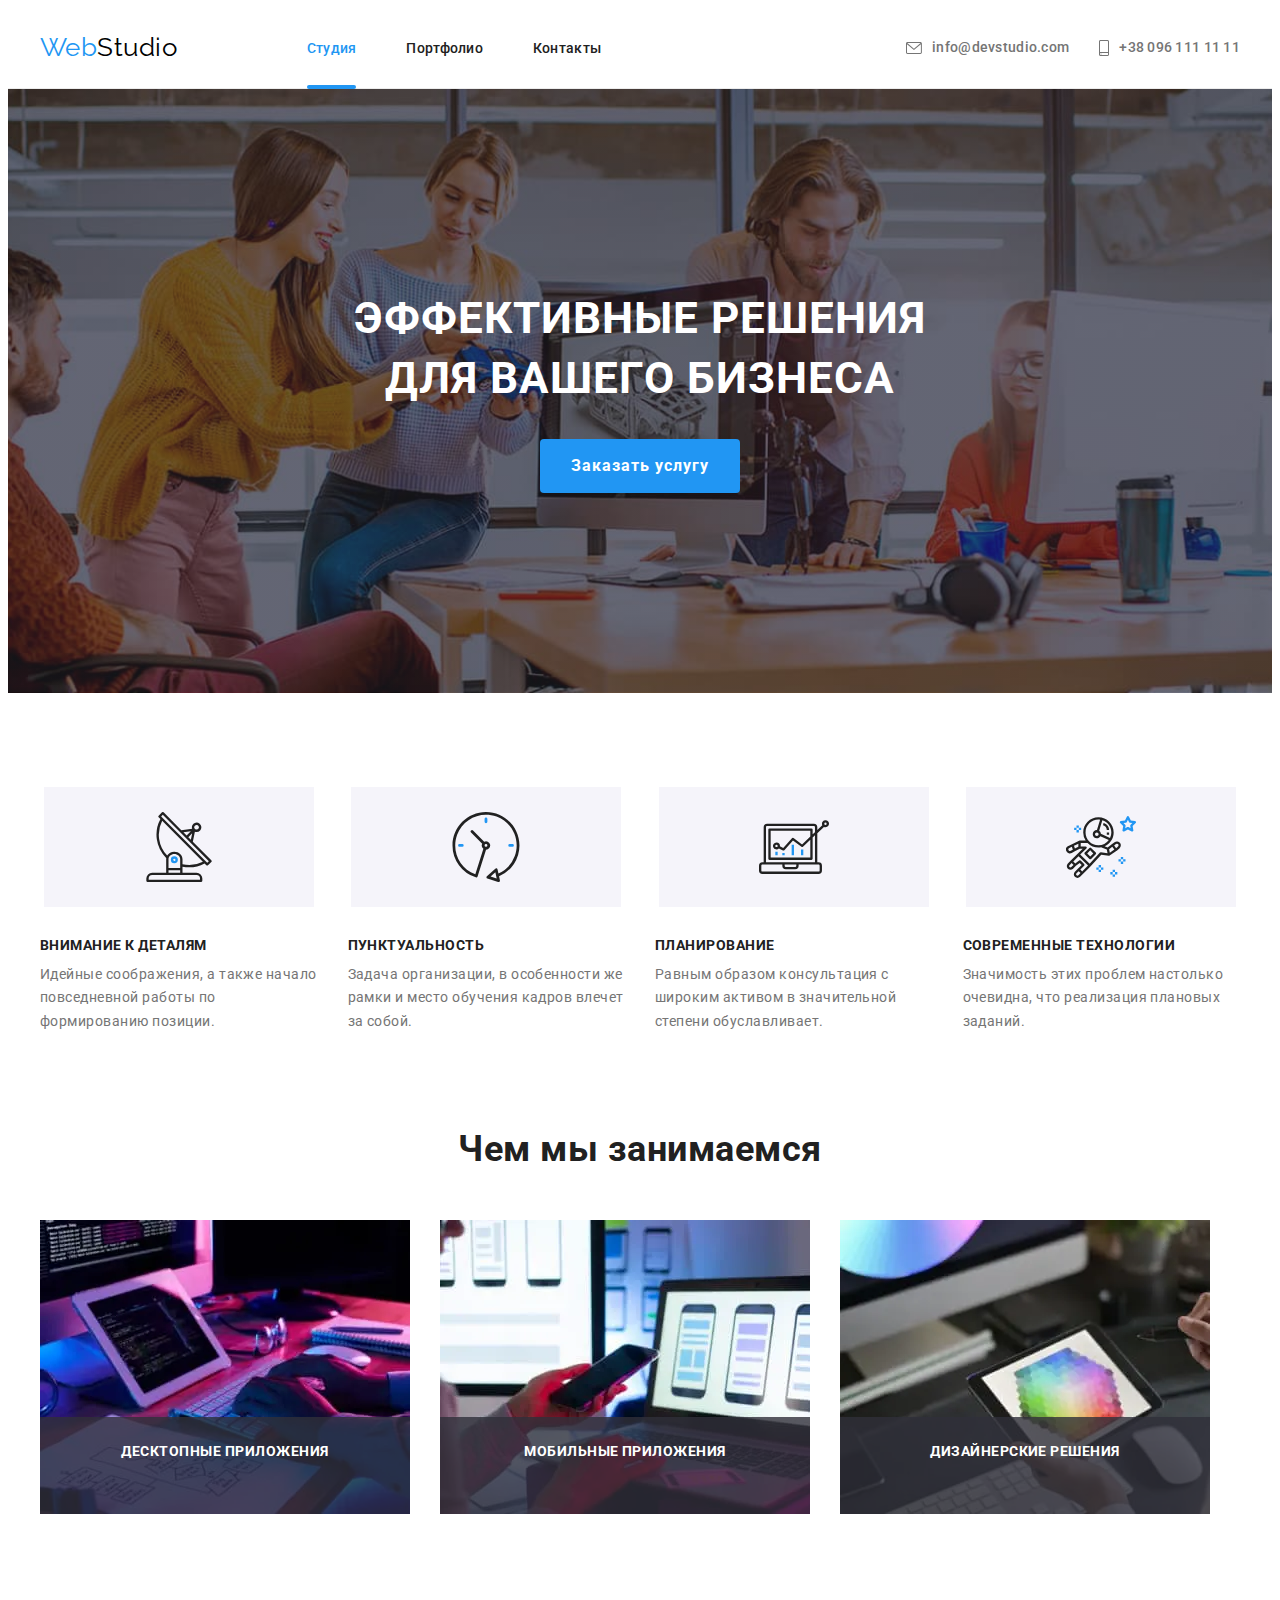
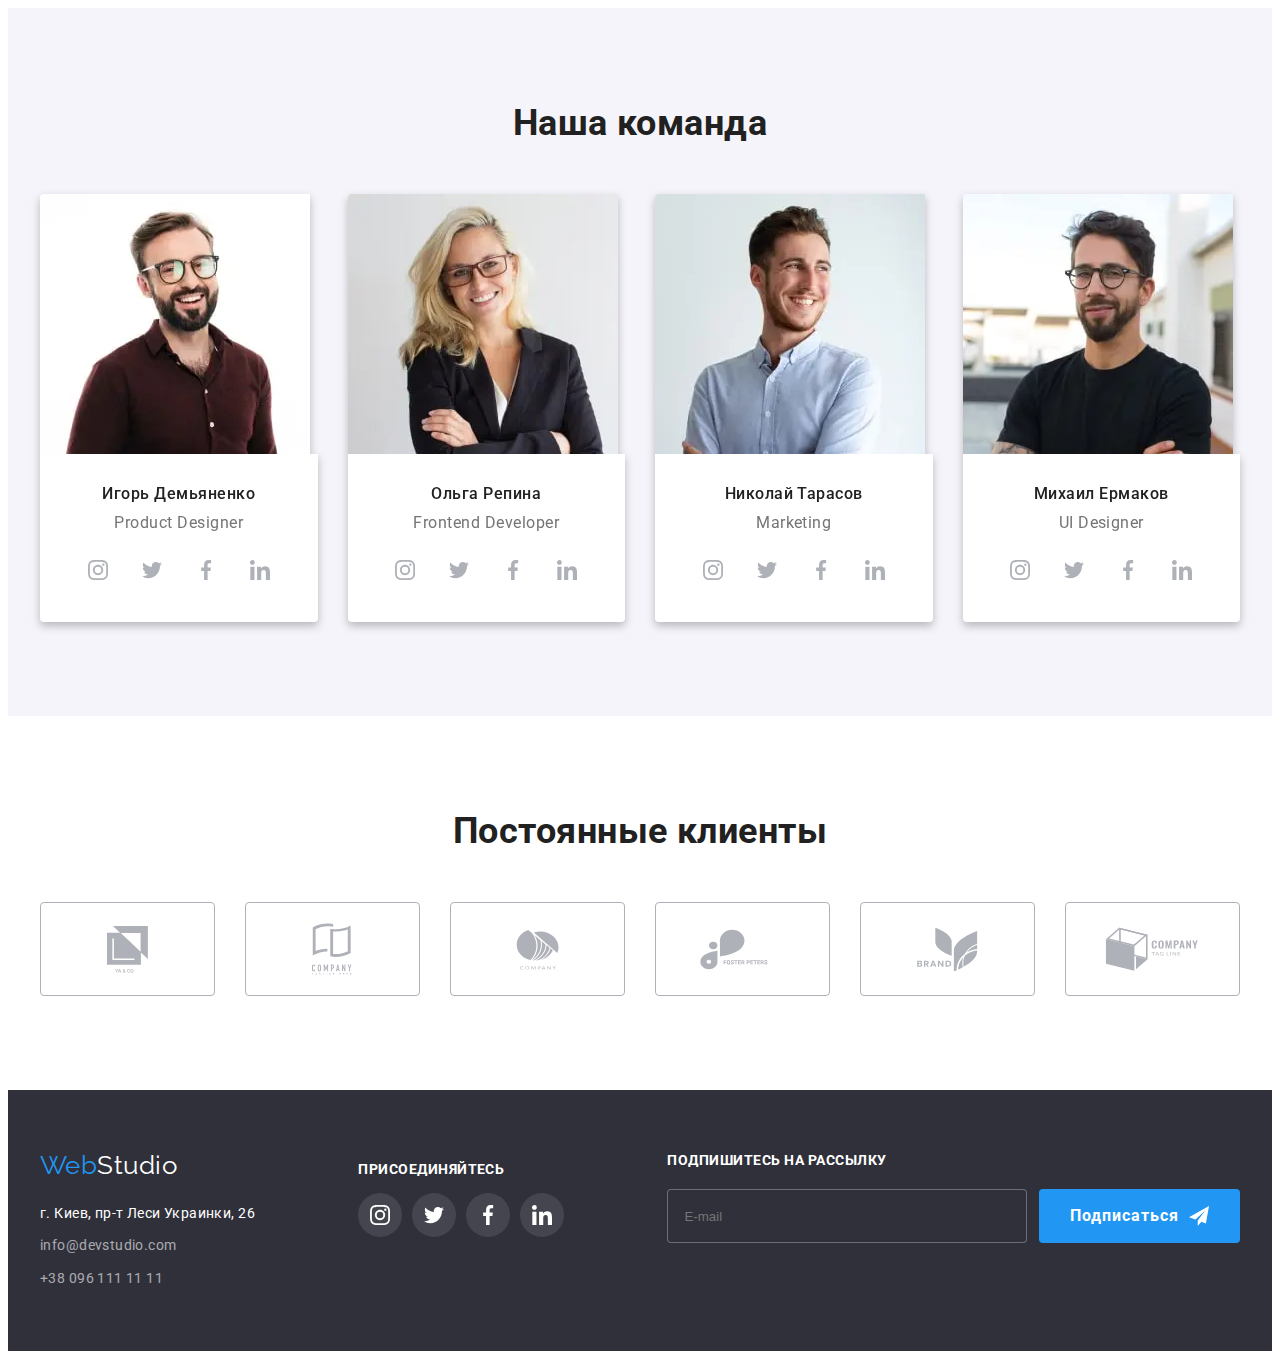
<file: index.html>
<!DOCTYPE html>
<html lang="ru">
  <head>
    <meta charset="UTF-8" />
    <meta http-equiv="X-UA-Compatible" content="IE=edge" />
    <meta name="viewport" content="width=device-width, initial-scale=1.0" />
    <title>WebStudio</title>
    <link
      rel="stylesheet"
      href="https://cdnjs.cloudflare.com/ajax/libs/modern-normalize/1.1.0/modern-normalize.min.css"
      integrity="sha512-wpPYUAdjBVSE4KJnH1VR1HeZfpl1ub8YT/NKx4PuQ5NmX2tKuGu6U/JRp5y+Y8XG2tV+wKQpNHVUX03MfMFn9Q=="
      crossorigin="anonymous"
      referrerpolicy="no-referrer"
    />
    <link rel="preconnect" href="https://fonts.googleapis.com" />
    <link rel="preconnect" href="https://fonts.gstatic.com" crossorigin />
    <link
      href="https://fonts.googleapis.com/css2?family=Raleway:wght@700&family=Roboto:wght@400;500;700;900&display=swap"
      rel="stylesheet"
    />
    <link rel="stylesheet" href="./css/main.min.css" />
  </head>
  <body>
    <header class="top-page">
      <div class="container">
        <a href="" lang="en" class="logo top-page__logo link"
          ><span class="aсcent-logo">Web</span>Studio</a
        >
        <div class="container_mobile" data-menu>
          <div class="menu-container">
            <button class="mobile-menu-btn-close" type="button" data-menu-close>
              <svg class="mobile-menu-btn-close__icon" width="40" height="40">
                <use href="./images/icons.svg#close-menu"></use>
              </svg>
            </button>
            <nav class="navigation">
              <ul class="list navigation__wrapper">
                <li class="navigation__item">
                  <a href="./index.html" class="navigation__link link current"
                    >Студия</a
                  >
                </li>
                <li class="navigation__item">
                  <a href="./portfolio.html" class="navigation__link link"
                    >Портфолио</a
                  >
                </li>
                <li class="navigation__item">
                  <a href="" class="navigation__link link">Контакты</a>
                </li>
              </ul>
            </nav>
            <div class="wrapper-mobile-contacts">
              <ul class="list contacts">
                <li class="contacts__item">
                  <a
                    href="mailto:info@devstudio.com"
                    class="link contacts__e-mail"
                  >
                    <svg class="contacts__envelope" width="16" height="12">
                      <use href="./images/icons.svg#envelope"></use></svg
                    >info@devstudio.com</a
                  >
                </li>
                <li class="contacts__item">
                  <a href="tel:+380961111111" class="link contacts__number-tel">
                    <svg class="contacts__smartphone" width="10" height="16">
                      <use href="./images/icons.svg#smartphone"></use></svg
                    >+38 096 111 11 11</a
                  >
                </li>
              </ul>
              <ul class="list mobile-soc-links">
                <li class="mobile-soc-links__item">
                  <a class="mobile-soc-links__link link" href="">Instagram</a>
                </li>
                <li class="mobile-soc-links__item">
                  <a class="mobile-soc-links__link link" href="">Twitter</a>
                </li>
                <li class="mobile-soc-links__item">
                  <a class="mobile-soc-links__link link" href="">Facebook</a>
                </li>
                <li class="mobile-soc-links__item">
                  <a class="mobile-soc-links__link link" href="">LinkedIn</a>
                </li>
              </ul>
            </div>
          </div>
        </div>
        <button class="mobile-menu-btn" type="button" data-menu-open>
          <svg class="mobile-menu-btn__icon" width="40" height="40">
            <use href="./images/icons.svg#menu"></use>
          </svg>
        </button>
      </div>
    </header>
    <main>
      <section class="hero">
        <div class="container">
          <h1 class="hero-title">
            Эффективные решения <br />
            для вашего бизнеса
          </h1>
          <button type="button" class="btn" data-modal-open>
            Заказать услугу
          </button>
        </div>
      </section>
      <section class="peculiarities">
        <div class="container">
          <h2 class="visually-hidden">Особенности</h2>
          <ul class="list wrapper">
            <li class="peculiarities__item">
              <div class="peculiarities__thumb">
                <svg class="icon-pecul" width="70px" height="70px">
                  <use href="./images/icons.svg#antenna"></use>
                </svg>
              </div>

              <h3 class="peculiarities__title">Внимание к деталям</h3>
              <p class="peculiarities__text">
                Идейные соображения, а также начало повседневной работы по
                формированию позиции.
              </p>
            </li>
            <li class="peculiarities__item">
              <div class="peculiarities__thumb">
                <svg class="icon-pecul" width="70px" height="70px">
                  <use href="./images/icons.svg#clock"></use>
                </svg>
              </div>
              <h3 class="peculiarities__title">Пунктуальность</h3>
              <p class="peculiarities__text">
                Задача организации, в особенности же рамки и место обучения
                кадров влечет за собой.
              </p>
            </li>
            <li class="peculiarities__item">
              <div class="peculiarities__thumb">
                <svg class="icon-pecul" width="70px" height="70px">
                  <use href="./images/icons.svg#diagram"></use>
                </svg>
              </div>
              <h3 class="peculiarities__title">Планирование</h3>
              <p class="peculiarities__text">
                Равным образом консультация с широким активом в значительной
                степени обуславливает.
              </p>
            </li>
            <li class="peculiarities__item">
              <div class="peculiarities__thumb">
                <svg class="icon-pecul" width="70px" height="70px">
                  <use href="./images/icons.svg#astronaut"></use>
                </svg>
              </div>
              <h3 class="peculiarities__title">Современные технологии</h3>
              <p class="peculiarities__text">
                Значимость этих проблем настолько очевидна, что реализация
                плановых заданий.
              </p>
            </li>
          </ul>
        </div>
      </section>
      <section class="work">
        <div class="container">
          <h2 class="title-section">Чем мы занимаемся</h2>
          <ul class="work__wrapper list">
            <li class="work__item">
              <a href="">
                <picture>
                  <source
                    srcset="
                      ./images/img-main-page/box1.webp    1x,
                      ./images/img-main-page/box1@2x.webp 2x
                    "
                    type="image/webp"
                  />
                  <source
                    srcset="
                      ./images/img-main-page/box1.jpg    1x,
                      ./images/img-main-page/box1@2x.jpg 2x
                    "
                  />
                  <img
                    class="work__image"
                    src="./images/img-main-page/box1.jpg"
                    alt="Компьютерные приложения"
                  />
                </picture>
              </a>
              <div class="work__wrapper-title">
                <h3 class="work__title">Десктопные приложения</h3>
              </div>
            </li>
            <li class="work__item">
              <a href=""
                ><picture>
                  <source
                    srcset="
                      ./images/img-main-page/box2.webp    1x,
                      ./images/img-main-page/box2@2x.webp 2x
                    "
                    type="image/webp"
                  />
                  <source
                    srcset="
                      ./images/img-main-page/box2.jpg    1x,
                      ./images/img-main-page/box2@2x.jpg 2x
                    "
                  />
                  <img
                    class="work__image"
                    src="./images/img-main-page/box2.jpg"
                    alt="Мобильные приложения"
                  />
                </picture>
              </a>
              <div class="work__wrapper-title">
                <h3 class="work__title">Мобильные приложения</h3>
              </div>
            </li>
            <li class="work__item">
              <a href=""
                ><picture>
                  <source
                    srcset="
                      ./images/img-main-page/box3.webp    1x,
                      ./images/img-main-page/box3@2x.webp 2x
                    "
                    type="image/webp" />
                  <source
                    srcset="
                      ./images/img-main-page/box3.jpg    1x,
                      ./images/img-main-page/box3@2x.jpg 2x
                    " />
                  <img
                    class="work__image"
                    src="./images/img-main-page/box3.jpg"
                    alt="Дизайн" /></picture
              ></a>
              <div class="work__wrapper-title">
                <h3 class="work__title">Дизайнерские решения</h3>
              </div>
            </li>
          </ul>
        </div>
      </section>
      <section class="workers">
        <div class="container">
          <h2 class="title-section">Наша команда</h2>
          <ul class="workers__wrapper list">
            <li class="workers__item">
              <picture>
                <source
                  srcset="
                    ./images/img-main-page/img1-des.webp    1x,
                    ./images/img-main-page/img1-des@2x.webp 2x
                  "
                  media="(min-width:1200px)"
                  type="image/webp"
                />
                <source
                  srcset="
                    ./images/img-main-page/img1-des.jpg    1x,
                    ./images/img-main-page/img1-des@2x.jpg 2x
                  "
                  media="(min-width:1200px)"
                />
                <source
                  srcset="
                    ./images/img-main-page/img1-tab.webp    1x,
                    ./images/img-main-page/img1-tab@2x.webp 2x
                  "
                  media="(min-width:768px)"
                  type="image/webp"
                />
                <source
                  srcset="
                    ./images/img-main-page/img1-tab.jpg    1x,
                    ./images/img-main-page/img1-tab@2x.jpg 2x
                  "
                  media="(min-width:768px)"
                />
                <source
                  srcset="
                    ./images/img-main-page/img1-mob.webp    1x,
                    ./images/img-main-page/img1-mob@2x.webp 2x
                  "
                  media="(max-width:767px)"
                  type="image/webp"
                />
                <source
                  srcset="
                    ./images/img-main-page/img1-mob.jpg    1x,
                    ./images/img-main-page/img1-mob@2x.jpg 2x
                  "
                  media="(max-width:767px)"
                />
                <img
                  class="workers__img"
                  src="./images/img-main-page/img1-des.jpg"
                  alt="Игорь Демьяненко"
                />
              </picture>
              <div class="dec-worker">
                <h3 class="dec-worker__name">Игорь Демьяненко</h3>
                <p lang="en" class="dec-worker__position">Product Designer</p>
                <ul class="list soc-links">
                  <li class="soc-links__item">
                    <a class="link" href="">
                      <svg class="soc-links__icon" width="20" height="20">
                        <use href="./images/icons.svg#instagram"></use>
                      </svg>
                    </a>
                  </li>
                  <li class="soc-links__item">
                    <a class="link" href=""
                      ><svg class="soc-links__icon" width="20" height="20">
                        <use href="./images/icons.svg#twitter"></use></svg
                    ></a>
                  </li>
                  <li class="soc-links__item">
                    <a class="link" href=""
                      ><svg class="soc-links__icon" width="20" height="20">
                        <use href="./images/icons.svg#facebook"></use></svg
                    ></a>
                  </li>
                  <li class="soc-links__item">
                    <a class="link" href=""
                      ><svg class="soc-links__icon" width="20" height="20">
                        <use href="./images/icons.svg#linkedin"></use></svg
                    ></a>
                  </li>
                </ul>
              </div>
            </li>
            <li class="workers__item">
              <picture>
                <source
                  srcset="
                    ./images/img-main-page/img2-des.webp    1x,
                    ./images/img-main-page/img2-des@2x.webp 2x
                  "
                  media="(min-width:1200px)"
                  type="image/webp"
                />
                <source
                  srcset="
                    ./images/img-main-page/img2-des.jpg    1x,
                    ./images/img-main-page/img2-des@2x.jpg 2x
                  "
                  media="(min-width:1200px)"
                />
                <source
                  srcset="
                    ./images/img-main-page/img2-tab.webp    1x,
                    ./images/img-main-page/img2-tab@2x.webp 2x
                  "
                  media="(min-width:768px)"
                  type="image/webp"
                />
                <source
                  srcset="
                    ./images/img-main-page/img2-tab.jpg    1x,
                    ./images/img-main-page/img2-tab@2x.jpg 2x
                  "
                  media="(min-width:768px)"
                />
                <source
                  srcset="
                    ./images/img-main-page/img2-mob.webp    1x,
                    ./images/img-main-page/img2-mob@2x.webp 2x
                  "
                  media="(max-width:767px)"
                  type="image/webp"
                />
                <source
                  srcset="
                    ./images/img-main-page/img2-mob.jpg    1x,
                    ./images/img-main-page/img2-mob@2x.jpg 2x
                  "
                  media="(max-width:767px)"
                />
                <img
                  class="workers__img"
                  src="./images/img-main-page/img2-des.jpg"
                  alt="Ольга Репинa"
                />
              </picture>
              <div class="dec-worker">
                <h3 class="dec-worker__name">Ольга Репина</h3>
                <p lang="en" class="dec-worker__position">Frontend Developer</p>
                <ul class="list soc-links">
                  <li class="soc-links__item">
                    <a class="link" href="">
                      <svg class="soc-links__icon" width="20" height="20">
                        <use href="./images/icons.svg#instagram"></use>
                      </svg>
                    </a>
                  </li>
                  <li class="soc-links__item">
                    <a class="link" href=""
                      ><svg class="soc-links__icon" width="20" height="20">
                        <use href="./images/icons.svg#twitter"></use></svg
                    ></a>
                  </li>
                  <li class="soc-links__item">
                    <a class="link" href=""
                      ><svg class="soc-links__icon" width="20" height="20">
                        <use href="./images/icons.svg#facebook"></use></svg
                    ></a>
                  </li>
                  <li class="soc-links__item">
                    <a class="link" href=""
                      ><svg class="soc-links__icon" width="20" height="20">
                        <use href="./images/icons.svg#linkedin"></use></svg
                    ></a>
                  </li>
                </ul>
              </div>
            </li>
            <li class="workers__item">
              <picture>
                <source
                  srcset="
                    ./images/img-main-page/img3-des.webp    1x,
                    ./images/img-main-page/img3-des@2x.webp 2x
                  "
                  media="(min-width:1200px)"
                  type="image/webp"
                />
                <source
                  srcset="
                    ./images/img-main-page/img3-des.jpg    1x,
                    ./images/img-main-page/img3-des@2x.jpg 2x
                  "
                  media="(min-width:1200px)"
                />
                <source
                  srcset="
                    ./images/img-main-page/img3-tab.webp    1x,
                    ./images/img-main-page/img3-tab@2x.webp 2x
                  "
                  media="(min-width:768px)"
                  type="image/webp"
                />
                <source
                  srcset="
                    ./images/img-main-page/img3-tab.jpg    1x,
                    ./images/img-main-page/img3-tab@2x.jpg 2x
                  "
                  media="(min-width:768px)"
                />
                <source
                  srcset="
                    ./images/img-main-page/img3-mob.webp    1x,
                    ./images/img-main-page/img3-mob@2x.webp 2x
                  "
                  media="(max-width:767px)"
                  type="image/webp"
                />
                <source
                  srcset="
                    ./images/img-main-page/img3-mob.jpg    1x,
                    ./images/img-main-page/img3-mob@2x.jpg 2x
                  "
                  media="(max-width:767px)"
                />
                <img
                  class="workers__img"
                  src="./images/img-main-page/img3-des.jpg"
                  alt="Николай Тарасов"
                />
              </picture>
              <div class="dec-worker">
                <h3 class="dec-worker__name">Николай Тарасов</h3>
                <p lang="en" class="dec-worker__position">Marketing</p>
                <ul class="list soc-links">
                  <li class="soc-links__item">
                    <a class="link" href="">
                      <svg class="soc-links__icon" width="20" height="20">
                        <use href="./images/icons.svg#instagram"></use>
                      </svg>
                    </a>
                  </li>
                  <li class="soc-links__item">
                    <a class="link" href=""
                      ><svg class="soc-links__icon" width="20" height="20">
                        <use href="./images/icons.svg#twitter"></use></svg
                    ></a>
                  </li>
                  <li class="soc-links__item">
                    <a class="link" href=""
                      ><svg class="soc-links__icon" width="20" height="20">
                        <use href="./images/icons.svg#facebook"></use></svg
                    ></a>
                  </li>
                  <li class="soc-links__item">
                    <a class="link" href=""
                      ><svg class="soc-links__icon" width="20" height="20">
                        <use href="./images/icons.svg#linkedin"></use></svg
                    ></a>
                  </li>
                </ul>
              </div>
            </li>
            <li class="workers__item">
              <picture>
                <source
                  srcset="
                    ./images/img-main-page/img4-des.webp    1x,
                    ./images/img-main-page/img4-des@2x.webp 2x
                  "
                  media="(min-width:1200px)"
                  type="image/webp"
                />
                <source
                  srcset="
                    ./images/img-main-page/img4-des.jpg    1x,
                    ./images/img-main-page/img4-des@2x.jpg 2x
                  "
                  media="(min-width:1200px)"
                />
                <source
                  srcset="
                    ./images/img-main-page/img4-tab.webp    1x,
                    ./images/img-main-page/img4-tab@2x.webp 2x
                  "
                  media="(min-width:768px)"
                  type="image/webp"
                />
                <source
                  srcset="
                    ./images/img-main-page/img4-tab.jpg    1x,
                    ./images/img-main-page/img4-tab@2x.jpg 2x
                  "
                  media="(min-width:768px)"
                />
                <source
                  srcset="
                    ./images/img-main-page/img4-mob.webp    1x,
                    ./images/img-main-page/img4-mob@2x.webp 2x
                  "
                  media="(max-width:767px)"
                  type="image/webp"
                />
                <source
                  srcset="
                    ./images/img-main-page/img4-mob.jpg    1x,
                    ./images/img-main-page/img4-mob@2x.jpg 2x
                  "
                  media="(max-width:767px)"
                />
                <img
                  class="workers__img"
                  src="./images/img-main-page/img4-des.jpg"
                  alt="Михаил Ермаков"
                />
              </picture>
              <div class="dec-worker">
                <h3 class="dec-worker__name">Михаил Ермаков</h3>
                <p lang="en" class="dec-worker__position">UI Designer</p>
                <ul class="list soc-links">
                  <li class="soc-links__item">
                    <a class="link" href="">
                      <svg class="soc-links__icon" width="20" height="20">
                        <use href="./images/icons.svg#instagram"></use>
                      </svg>
                    </a>
                  </li>
                  <li class="soc-links__item">
                    <a class="link" href=""
                      ><svg class="soc-links__icon" width="20" height="20">
                        <use href="./images/icons.svg#twitter"></use></svg
                    ></a>
                  </li>
                  <li class="soc-links__item">
                    <a class="link" href=""
                      ><svg class="soc-links__icon" width="20" height="20">
                        <use href="./images/icons.svg#facebook"></use></svg
                    ></a>
                  </li>
                  <li class="soc-links__item">
                    <a class="link" href=""
                      ><svg class="soc-links__icon" width="20" height="20">
                        <use href="./images/icons.svg#linkedin"></use></svg
                    ></a>
                  </li>
                </ul>
              </div>
            </li>
          </ul>
        </div>
      </section>
      <section class="clients">
        <div class="container">
          <h2 class="title-section">Постоянные клиенты</h2>
          <ul class="list clients__list">
            <li class="clients__thumb">
              <a href="" class="link">
                <svg class="clients__icon" width="41px" height="47px">
                  <use href="./images/icons.svg#company0"></use>
                </svg>
              </a>
            </li>
            <li class="clients__thumb">
              <a href="" class="link">
                <svg class="clients__icon" width="40px" height="52px">
                  <use href="./images/icons.svg#company1"></use>
                </svg>
              </a>
            </li>
            <li class="clients__thumb">
              <a href="" class="link">
                <svg class="clients__icon" width="43px" height="41px">
                  <use href="./images/icons.svg#company2"></use>
                </svg>
              </a>
            </li>
            <li class="clients__thumb">
              <a href="" class="link">
                <svg class="clients__icon" width="84px" height="41px">
                  <use href="./images/icons.svg#company3"></use>
                </svg>
              </a>
            </li>
            <li class="clients__thumb">
              <a href="" class="link">
                <svg class="clients__icon" width="63px" height="45px">
                  <use href="./images/icons.svg#company4"></use>
                </svg>
              </a>
            </li>
            <li class="clients__thumb">
              <a href="" class="link">
                <svg class="clients__icon" width="94px" height="44px">
                  <use href="./images/icons.svg#company5"></use>
                </svg>
              </a>
            </li>
          </ul>
        </div>
      </section>
    </main>
    <footer class="bottom-page">
      <div class="container">
        <div class="left-side-footer">
          <a href="" lang="en" class="logo bottom-page__logo link"
            ><span class="aсcent-logo">Web</span>Studio</a
          >
          <address class="geoloc-contacts">
            <ul class="geoloc-contacts__list list">
              <li class="geoloc-contacts__item">
                <a
                  href="https://goo.gl/maps/22c3Fu3iABQrKYj2A"
                  class="geoloc-contacts__link link geoloc-contacts__link_map"
                  >г. Киев, пр-т Леси Украинки, 26</a
                >
              </li>
              <li class="geoloc-contacts__item">
                <a
                  href="mailto:info@devstudio.com"
                  class="geoloc-contacts__link link"
                  >info@devstudio.com</a
                >
              </li>
              <li class="geoloc-contacts__item">
                <a href="tel:+380961111111" class="geoloc-contacts__link link"
                  >+38 096 111 11 11</a
                >
              </li>
            </ul>
          </address>
        </div>
        <div class="soc-links-footer">
          <strong class="appeal-footer">присоединяйтесь</strong>
          <ul class="list soc-links">
            <li class="soc-links__item">
              <a class="link" href="">
                <svg class="soc-links__icon" width="20" height="20">
                  <use href="./images/icons.svg#instagram"></use>
                </svg>
              </a>
            </li>
            <li class="soc-links__item">
              <a class="link" href=""
                ><svg class="soc-links__icon" width="20" height="20">
                  <use href="./images/icons.svg#twitter"></use></svg
              ></a>
            </li>
            <li class="soc-links__item">
              <a class="link" href=""
                ><svg class="soc-links__icon" width="20" height="20">
                  <use href="./images/icons.svg#facebook"></use></svg
              ></a>
            </li>
            <li class="soc-links__item">
              <a class="link" href=""
                ><svg class="soc-links__icon" width="20" height="20">
                  <use href="./images/icons.svg#linkedin"></use></svg
              ></a>
            </li>
          </ul>
        </div>
        <div class="form-footer">
          <strong class="appeal-footer">Подпишитесь на рассылку</strong>
          <form class="form-footer__subscribe">
            <input
              class="form-footer__input"
              type="email"
              name="user-email"
              placeholder="E-mail"
            />
            <button class="btn btn_subscribe" type="submit">
              <span>Подписаться</span>
              <svg class="icon-send" width="20" height="20">
                <use href="./images/icons.svg#icon-send"></use>
              </svg>
            </button>
          </form>
        </div>
      </div>
    </footer>
    <div class="backdrop is-hidden" data-modal>
      <div class="modal">
        <button class="modal__btn-close" data-modal-close type="button">
          <svg class="close-black" width="18" height="18">
            <use href="./images/icons.svg#close-black"></use>
          </svg>
        </button>
        <form class="form-modal">
          <strong class="form-modal__appeal"
            >Оставьте свои данные, мы вам перезвоним</strong
          >
          <label class="form-modal__label">
            Имя
            <span class="form-modal__input-wrapper">
              <input
                class="form-modal__input"
                type="text"
                name="user-name"
                required /><svg class="form-modal__icon" width="18" height="18">
                <use href="./images/icons.svg#person-black"></use></svg
            ></span>
          </label>
          <label class="form-modal__label">
            Телефон
            <span class="form-modal__input-wrapper"
              ><input
                class="form-modal__input"
                type="tel"
                name="user-tel"
                required /><svg class="form-modal__icon" width="18" height="18">
                <use href="./images/icons.svg#phone-black"></use></svg
            ></span>
          </label>
          <label class="form-modal__label">
            Почта
            <span class="form-modal__input-wrapper"
              ><input
                class="form-modal__input"
                type="email"
                name="user-email" /><svg
                class="form-modal__icon"
                width="18"
                height="18"
              >
                <use href="./images/icons.svg#email-black"></use></svg
            ></span>
          </label>
          <label class="form-modal__label">
            Комментарий
            <textarea
              class="form-modal__comment"
              name="comment"
              placeholder="Введите текст"
            ></textarea>
          </label>
          <label class="policy">
            <input
              class="policy__checkbox visually-hidden"
              type="checkbox"
              name="policy"
              value="policy"
              required
            />
            <span class="policy__custom-checkbox"></span>Соглашаюсь с рассылкой
            и принимаю&nbsp;
            <a class="policy__text-agreement" href="">Условия договора</a>
          </label>
          <button class="btn btn_send" type="submit">Отправить</button>
        </form>
      </div>
    </div>
    <script src="./js/modal.js"></script>
    <script src="./js/mobile-menu.js"></script>
  </body>
</html>
</file>
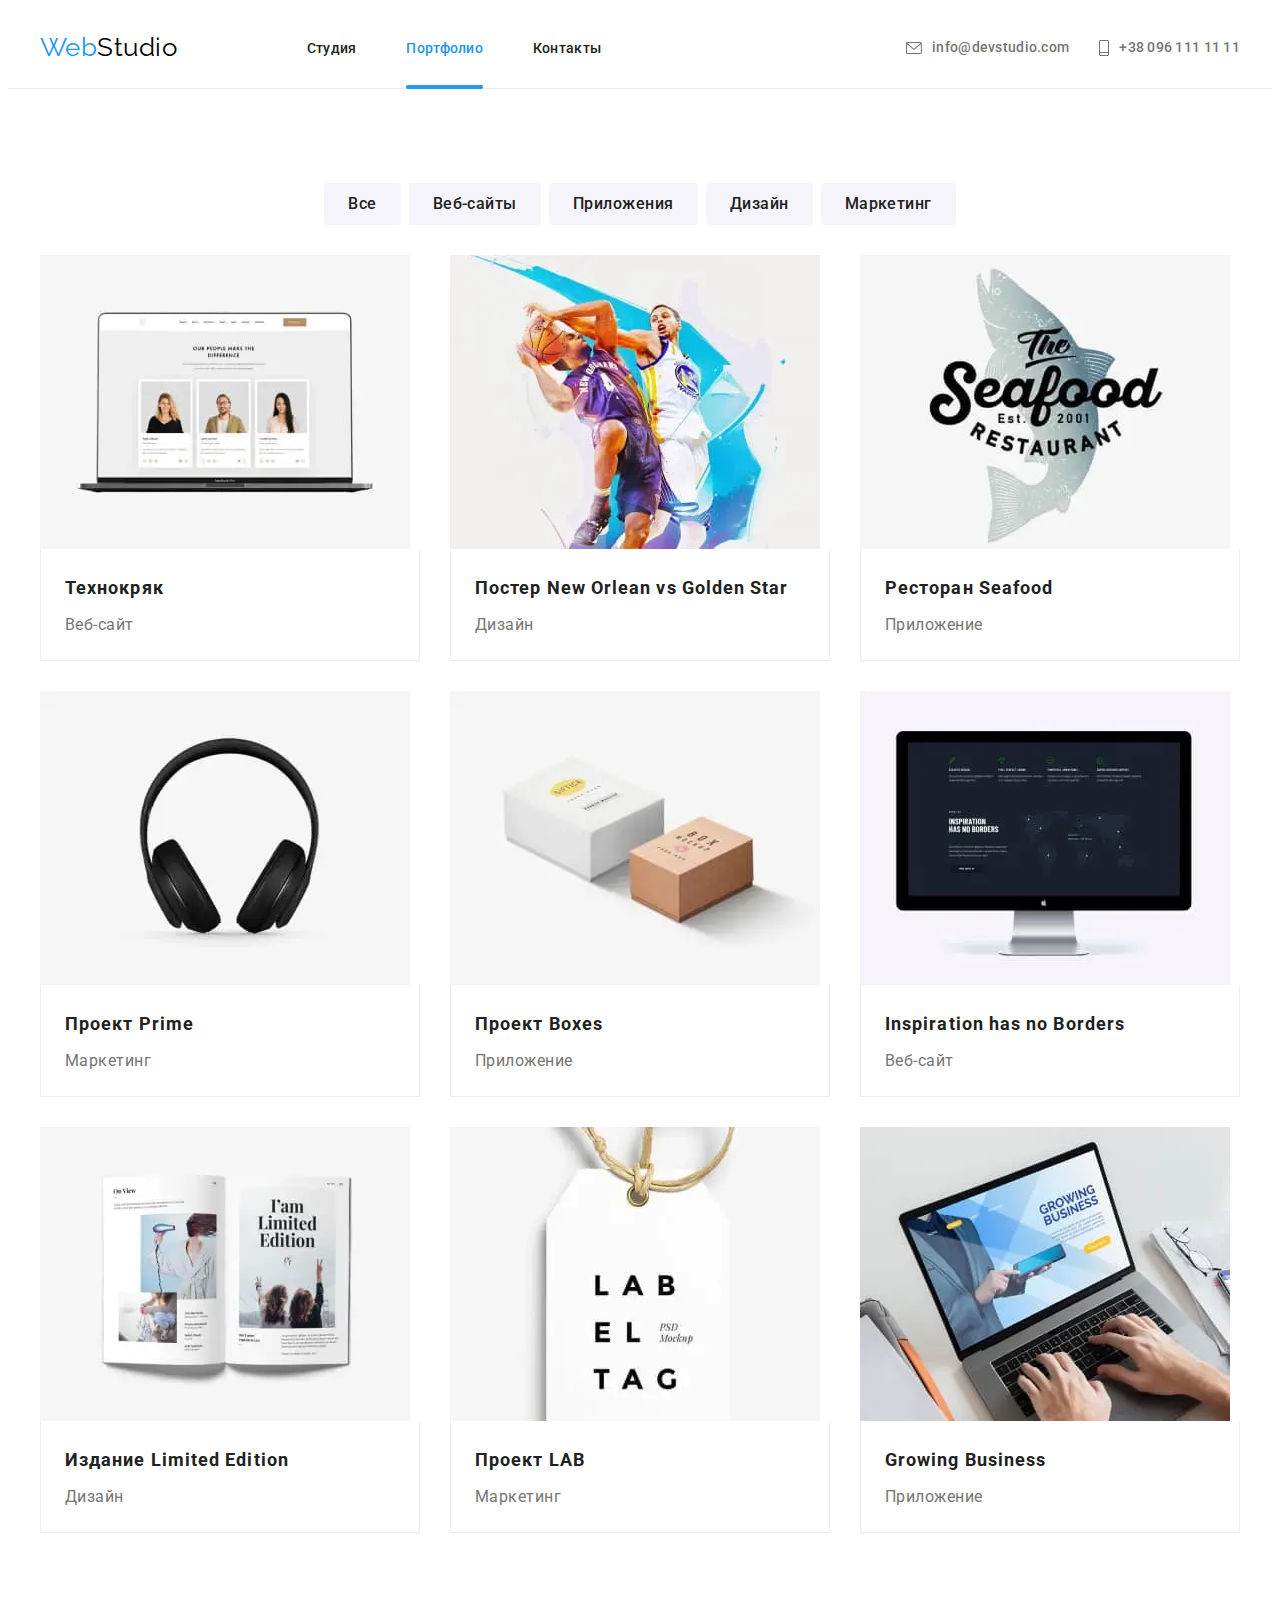
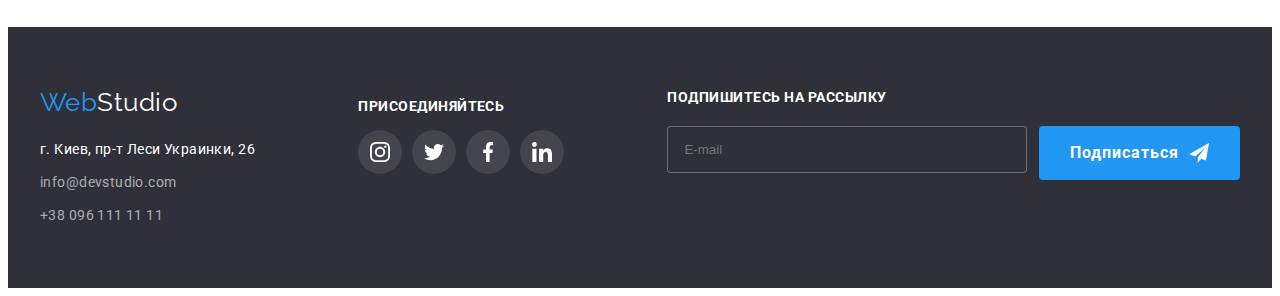
<file: portfolio.html>
<!DOCTYPE html>
<html lang="ru">
  <head>
    <meta charset="UTF-8" />
    <meta http-equiv="X-UA-Compatible" content="IE=edge" />
    <meta name="viewport" content="width=device-width, initial-scale=1.0" />
    <title>WebStudio</title>
    <link
      rel="stylesheet"
      href="https://cdnjs.cloudflare.com/ajax/libs/modern-normalize/1.1.0/modern-normalize.min.css"
      integrity="sha512-wpPYUAdjBVSE4KJnH1VR1HeZfpl1ub8YT/NKx4PuQ5NmX2tKuGu6U/JRp5y+Y8XG2tV+wKQpNHVUX03MfMFn9Q=="
      crossorigin="anonymous"
      referrerpolicy="no-referrer"
    />
    <link rel="preconnect" href="https://fonts.googleapis.com" />
    <link rel="preconnect" href="https://fonts.gstatic.com" crossorigin />
    <link
      href="https://fonts.googleapis.com/css2?family=Raleway:wght@700&family=Roboto:wght@400;500;700;900&display=swap"
      rel="stylesheet"
    />
    <link rel="stylesheet" href="./css/portfolio.min.css" />
  </head>
  <body>
    <header class="top-page">
      <div class="container">
        <a href="" lang="en" class="logo top-page__logo link"
          ><span class="aсcent-logo">Web</span>Studio</a
        >
        <button class="mobile-menu-btn" type="button" data-menu-open>
          <svg class="mobile-menu-btn__icon" width="40" height="40">
            <use href="./images/icons.svg#menu"></use>
          </svg>
        </button>
        <div class="container_mobile" data-menu>
          <div class="menu-container">
            <button class="mobile-menu-btn-close" type="button" data-menu-close>
              <svg class="mobile-menu-btn-close__icon" width="40" height="40">
                <use href="./images/icons.svg#close-menu"></use>
              </svg>
            </button>
            <nav class="navigation">
              <ul class="list navigation__wrapper">
                <li class="navigation__item">
                  <a href="./index.html" class="navigation__link link"
                    >Студия</a
                  >
                </li>
                <li class="navigation__item">
                  <a
                    href="./portfolio.html"
                    class="navigation__link link current"
                    >Портфолио</a
                  >
                </li>
                <li class="navigation__item">
                  <a href="" class="navigation__link link">Контакты</a>
                </li>
              </ul>
            </nav>
            <div class="wrapper-mobile-contacts">
              <ul class="list contacts">
                <li class="contacts__item">
                  <a
                    href="mailto:info@devstudio.com"
                    class="link contacts__e-mail"
                  >
                    <svg class="contacts__envelope" width="16" height="12">
                      <use href="./images/icons.svg#envelope"></use></svg
                    >info@devstudio.com</a
                  >
                </li>
                <li class="contacts__item">
                  <a href="tel:+380961111111" class="link contacts__number-tel">
                    <svg class="contacts__smartphone" width="10" height="16">
                      <use href="./images/icons.svg#smartphone"></use></svg
                    >+38 096 111 11 11</a
                  >
                </li>
              </ul>
              <ul class="list mobile-soc-links">
                <li class="mobile-soc-links__item">
                  <a class="mobile-soc-links__link link" href="">Instagram</a>
                </li>
                <li class="mobile-soc-links__item">
                  <a class="mobile-soc-links__link link" href="">Twitter</a>
                </li>
                <li class="mobile-soc-links__item">
                  <a class="mobile-soc-links__link link" href="">Facebook</a>
                </li>
                <li class="mobile-soc-links__item">
                  <a class="mobile-soc-links__link link" href="">LinkedIn</a>
                </li>
              </ul>
            </div>
          </div>
        </div>
      </div>
    </header>
    <main>
      <section class="portfolio">
        <div class="container">
          <h1 class="visually-hidden">Портфолио</h1>
          <ul class="list filters-wrapper">
            <li class="filters-wrapper__item">
              <button type="button" class="filters-wrapper__btn">Все</button>
            </li>
            <li class="filters-wrapper__item">
              <button type="button" class="filters-wrapper__btn">
                Веб-сайты
              </button>
            </li>
            <li class="filters-wrapper__item">
              <button type="button" class="filters-wrapper__btn">
                Приложения
              </button>
            </li>
            <li class="filters-wrapper__item">
              <button type="button" class="filters-wrapper__btn">Дизайн</button>
            </li>
            <li class="filters-wrapper__item">
              <button type="button" class="filters-wrapper__btn">
                Маркетинг
              </button>
            </li>
          </ul>
          <ul class="list wrapper-projects">
            <li class="wrapper-projects__item">
              <a href="" class="wrapper-projects__link link">
                <div class="box">
                  <picture>
                    <source
                      srcset="
                        ./images/img-portf/portf1-des.webp    1x,
                        ./images/img-portf/portf1-des@2x.webp 2x
                      "
                      media="(min-width:1200px)"
                      type="image/webp"
                    />
                    <source
                      srcset="
                        ./images/img-portf/portf1-des.jpg    1x,
                        ./images/img-portf/portf1-des@2x.jpg 2x
                      "
                      media="(min-width:1200px)"
                    />
                    <source
                      srcset="
                        ./images/img-portf/portf1-tab.webp    1x,
                        ./images/img-portf/portf1-tab@2x.webp 2x
                      "
                      media="(min-width:768px)"
                      type="image/webp"
                    />
                    <source
                      srcset="
                        ./images/img-portf/portf1-tab.jpg    1x,
                        ./images/img-portf/portf1-tab@2x.jpg 2x
                      "
                      media="(min-width:768px)"
                    />
                    <source
                      srcset="
                        ./images/img-portf/portf1-mob.webp    1x,
                        ./images/img-portf/portf1-mob@2x.webp 2x
                      "
                      media="(max-width:767px)"
                      type="image/webp"
                    />
                    <source
                      srcset="
                        ./images/img-portf/portf1-mob.jpg    1x,
                        ./images/img-portf/portf1-mob@2x.jpg 2x
                      "
                      media="(max-width:767px)"
                    />
                    <img
                      class="wrapper-projects__img"
                      src="./images/img-portf/portf1-des.jpg"
                      alt="Технокряк"
                    />
                  </picture>
                  <p class="overlay">
                    Ресурс предлагает комплексные предложения с разным уровнем
                    функционала и сервисов. Все это позволит посетителю получить
                    исчерпывающие сведения о компании или частном лице.
                  </p>
                </div>
                <div class="dec-project">
                  <h2 class="dec-project__title">Технокряк</h2>
                  <p class="dec-project__filter-item">Веб-сайт</p>
                </div>
              </a>
            </li>
            <li class="wrapper-projects__item">
              <a href="" class="wrapper-projects__link link">
                <div class="box">
                  <picture>
                    <source
                      srcset="
                        ./images/img-portf/portf2-des.webp    1x,
                        ./images/img-portf/portf2-des@2x.webp 2x
                      "
                      media="(min-width:1200px)"
                      type="image/webp"
                    />
                    <source
                      srcset="
                        ./images/img-portf/portf2-des.jpg    1x,
                        ./images/img-portf/portf2-des@2x.jpg 2x
                      "
                      media="(min-width:1200px)"
                    />
                    <source
                      srcset="
                        ./images/img-portf/portf2-tab.webp    1x,
                        ./images/img-portf/portf2-tab@2x.webp 2x
                      "
                      media="(min-width:768px)"
                      type="image/webp"
                    />
                    <source
                      srcset="
                        ./images/img-portf/portf2-tab.jpg    1x,
                        ./images/img-portf/portf2-tab@2x.jpg 2x
                      "
                      media="(min-width:768px)"
                    />
                    <source
                      srcset="
                        ./images/img-portf/portf2-mob.webp    1x,
                        ./images/img-portf/portf2-mob@2x.webp 2x
                      "
                      media="(max-width:767px)"
                      type="image/webp"
                    />
                    <source
                      srcset="
                        ./images/img-portf/portf2-mob.jpg    1x,
                        ./images/img-portf/portf2-mob@2x.jpg 2x
                      "
                      media="(max-width:767px)"
                    />
                    <img
                      class="wrapper-projects__img"
                      src="./images/img-portf/portf2-des.jpg"
                      alt="Постер New Orlean vs Golden Star"
                    />
                  </picture>
                  <p class="overlay">
                    Ресурс предлагает комплексные предложения с разным уровнем
                    функционала и сервисов. Все это позволит посетителю получить
                    исчерпывающие сведения о компании или частном лице.
                  </p>
                </div>
                <div class="dec-project">
                  <h2 class="dec-project__title">
                    Постер New Orlean vs Golden Star
                  </h2>
                  <p class="dec-project__filter-item">Дизайн</p>
                </div>
              </a>
            </li>
            <li class="wrapper-projects__item">
              <a href="" class="wrapper-projects__link link">
                <div class="box">
                  <picture>
                    <source
                      srcset="
                        ./images/img-portf/portf3-des.webp    1x,
                        ./images/img-portf/portf3-des@2x.webp 2x
                      "
                      media="(min-width:1200px)"
                      type="image/webp"
                    />
                    <source
                      srcset="
                        ./images/img-portf/portf3-des.jpg    1x,
                        ./images/img-portf/portf3-des@2x.jpg 2x
                      "
                      media="(min-width:1200px)"
                    />
                    <source
                      srcset="
                        ./images/img-portf/portf3-tab.webp    1x,
                        ./images/img-portf/portf3-tab@2x.webp 2x
                      "
                      media="(min-width:768px)"
                      type="image/webp"
                    />
                    <source
                      srcset="
                        ./images/img-portf/portf3-tab.jpg    1x,
                        ./images/img-portf/portf3-tab@2x.jpg 2x
                      "
                      media="(min-width:768px)"
                    />
                    <source
                      srcset="
                        ./images/img-portf/portf3-mob.webp    1x,
                        ./images/img-portf/portf3-mob@2x.webp 2x
                      "
                      media="(max-width:767px)"
                      type="image/webp"
                    />
                    <source
                      srcset="
                        ./images/img-portf/portf3-mob.jpg    1x,
                        ./images/img-portf/portf3-mob@2x.jpg 2x
                      "
                      media="(max-width:767px)"
                    />
                    <img
                      class="wrapper-projects__img"
                      src="./images/img-portf/portf3-des.jpg"
                      alt="Ресторан Seafood"
                    />
                  </picture>
                  <p class="overlay">
                    Ресурс предлагает комплексные предложения с разным уровнем
                    функционала и сервисов. Все это позволит посетителю получить
                    исчерпывающие сведения о компании или частном лице.
                  </p>
                </div>
                <div class="dec-project">
                  <h2 class="dec-project__title">Ресторан Seafood</h2>
                  <p class="dec-project__filter-item">Приложение</p>
                </div>
              </a>
            </li>
            <li class="wrapper-projects__item">
              <a href="" class="wrapper-projects__link link">
                <div class="box">
                  <picture>
                    <source
                      srcset="
                        ./images/img-portf/portf4-des.webp    1x,
                        ./images/img-portf/portf4-des@2x.webp 2x
                      "
                      media="(min-width:1200px)"
                      type="image/webp"
                    />
                    <source
                      srcset="
                        ./images/img-portf/portf4-des.jpg    1x,
                        ./images/img-portf/portf4-des@2x.jpg 2x
                      "
                      media="(min-width:1200px)"
                    />
                    <source
                      srcset="
                        ./images/img-portf/portf4-tab.webp    1x,
                        ./images/img-portf/portf4-tab@2x.webp 2x
                      "
                      media="(min-width:768px)"
                      type="image/webp"
                    />
                    <source
                      srcset="
                        ./images/img-portf/portf4-tab.jpg    1x,
                        ./images/img-portf/portf4-tab@2x.jpg 2x
                      "
                      media="(min-width:768px)"
                    />
                    <source
                      srcset="
                        ./images/img-portf/portf4-mob.webp    1x,
                        ./images/img-portf/portf4-mob@2x.webp 2x
                      "
                      media="(max-width:767px)"
                      type="image/webp"
                    />
                    <source
                      srcset="
                        ./images/img-portf/portf4-mob.jpg    1x,
                        ./images/img-portf/portf4-mob@2x.jpg 2x
                      "
                      media="(max-width:767px)"
                    />
                    <img
                      class="wrapper-projects__img"
                      src="./images/img-portf/portf4-des.jpg"
                      alt="Проект Prime"
                    />
                  </picture>
                  <p class="overlay">
                    Ресурс предлагает комплексные предложения с разным уровнем
                    функционала и сервисов. Все это позволит посетителю получить
                    исчерпывающие сведения о компании или частном лице.
                  </p>
                </div>
                <div class="dec-project">
                  <h2 class="dec-project__title">Проект Prime</h2>
                  <p class="dec-project__filter-item">Маркетинг</p>
                </div>
              </a>
            </li>
            <li class="wrapper-projects__item">
              <a href="" class="wrapper-projects__link link">
                <div class="box">
                  <picture>
                    <source
                      srcset="
                        ./images/img-portf/portf5-des.webp    1x,
                        ./images/img-portf/portf5-des@2x.webp 2x
                      "
                      media="(min-width:1200px)"
                      type="image/webp"
                    />
                    <source
                      srcset="
                        ./images/img-portf/portf5-des.jpg    1x,
                        ./images/img-portf/portf5-des@2x.jpg 2x
                      "
                      media="(min-width:1200px)"
                    />
                    <source
                      srcset="
                        ./images/img-portf/portf5-tab.webp    1x,
                        ./images/img-portf/portf5-tab@2x.webp 2x
                      "
                      media="(min-width:768px)"
                      type="image/webp"
                    />
                    <source
                      srcset="
                        ./images/img-portf/portf5-tab.jpg    1x,
                        ./images/img-portf/portf5-tab@2x.jpg 2x
                      "
                      media="(min-width:768px)"
                    />
                    <source
                      srcset="
                        ./images/img-portf/portf5-mob.webp    1x,
                        ./images/img-portf/portf5-mob@2x.webp 2x
                      "
                      media="(max-width:767px)"
                      type="image/webp"
                    />
                    <source
                      srcset="
                        ./images/img-portf/portf5-mob.jpg    1x,
                        ./images/img-portf/portf5-mob@2x.jpg 2x
                      "
                      media="(max-width:767px)"
                    />
                    <img
                      class="wrapper-projects__img"
                      src="./images/img-portf/portf5-des.jpg"
                      alt="Проект Boxes"
                    />
                  </picture>
                  <p class="overlay">
                    Ресурс предлагает комплексные предложения с разным уровнем
                    функционала и сервисов. Все это позволит посетителю получить
                    исчерпывающие сведения о компании или частном лице.
                  </p>
                </div>
                <div class="dec-project">
                  <h2 class="dec-project__title">Проект Boxes</h2>
                  <p class="dec-project__filter-item">Приложение</p>
                </div>
              </a>
            </li>
            <li class="wrapper-projects__item">
              <a href="" class="wrapper-projects__link link">
                <div class="box">
                  <picture>
                    <source
                      srcset="
                        ./images/img-portf/portf6-des.webp    1x,
                        ./images/img-portf/portf6-des@2x.webp 2x
                      "
                      media="(min-width:1200px)"
                      type="image/webp"
                    />
                    <source
                      srcset="
                        ./images/img-portf/portf6-des.jpg    1x,
                        ./images/img-portf/portf6-des@2x.jpg 2x
                      "
                      media="(min-width:1200px)"
                    />
                    <source
                      srcset="
                        ./images/img-portf/portf6-tab.webp    1x,
                        ./images/img-portf/portf6-tab@2x.webp 2x
                      "
                      media="(min-width:768px)"
                      type="image/webp"
                    />
                    <source
                      srcset="
                        ./images/img-portf/portf6-tab.jpg    1x,
                        ./images/img-portf/portf6-tab@2x.jpg 2x
                      "
                      media="(min-width:768px)"
                    />
                    <source
                      srcset="
                        ./images/img-portf/portf6-mob.webp    1x,
                        ./images/img-portf/portf6-mob@2x.webp 2x
                      "
                      media="(max-width:767px)"
                      type="image/webp"
                    />
                    <source
                      srcset="
                        ./images/img-portf/portf6-mob.jpg    1x,
                        ./images/img-portf/portf6-mob@2x.jpg 2x
                      "
                      media="(max-width:767px)"
                    />
                    <img
                      class="wrapper-projects__img"
                      src="./images/img-portf/portf6-des.jpg"
                      alt="Inspiration has no Borders"
                    />
                  </picture>
                  <p class="overlay">
                    Ресурс предлагает комплексные предложения с разным уровнем
                    функционала и сервисов. Все это позволит посетителю получить
                    исчерпывающие сведения о компании или частном лице.
                  </p>
                </div>
                <div class="dec-project">
                  <h2 class="dec-project__title">Inspiration has no Borders</h2>
                  <p class="dec-project__filter-item">Веб-сайт</p>
                </div>
              </a>
            </li>
            <li class="wrapper-projects__item">
              <a href="" class="wrapper-projects__link link">
                <div class="box">
                  <picture>
                    <source
                      srcset="
                        ./images/img-portf/portf7-des.webp    1x,
                        ./images/img-portf/portf7-des@2x.webp 2x
                      "
                      media="(min-width:1200px)"
                      type="image/webp"
                    />
                    <source
                      srcset="
                        ./images/img-portf/portf7-des.jpg    1x,
                        ./images/img-portf/portf7-des@2x.jpg 2x
                      "
                      media="(min-width:1200px)"
                    />
                    <source
                      srcset="
                        ./images/img-portf/portf7-tab.webp    1x,
                        ./images/img-portf/portf7-tab@2x.webp 2x
                      "
                      media="(min-width:768px)"
                      type="image/webp"
                    />
                    <source
                      srcset="
                        ./images/img-portf/portf7-tab.jpg    1x,
                        ./images/img-portf/portf7-tab@2x.jpg 2x
                      "
                      media="(min-width:768px)"
                    />
                    <source
                      srcset="
                        ./images/img-portf/portf7-mob.webp    1x,
                        ./images/img-portf/portf7-mob@2x.webp 2x
                      "
                      media="(max-width:767px)"
                      type="image/webp"
                    />
                    <source
                      srcset="
                        ./images/img-portf/portf7-mob.jpg    1x,
                        ./images/img-portf/portf7-mob@2x.jpg 2x
                      "
                      media="(max-width:767px)"
                    />
                    <img
                      class="wrapper-projects__img"
                      src="./images/img-portf/portf7-des.jpg"
                      alt="Издание Limited Edition"
                    />
                  </picture>
                  <p class="overlay">
                    Ресурс предлагает комплексные предложения с разным уровнем
                    функционала и сервисов. Все это позволит посетителю получить
                    исчерпывающие сведения о компании или частном лице.
                  </p>
                </div>
                <div class="dec-project">
                  <h2 class="dec-project__title">Издание Limited Edition</h2>
                  <p class="dec-project__filter-item">Дизайн</p>
                </div>
              </a>
            </li>
            <li class="wrapper-projects__item">
              <a href="" class="wrapper-projects__link link">
                <div class="box">
                  <picture>
                    <source
                      srcset="
                        ./images/img-portf/portf8-des.webp    1x,
                        ./images/img-portf/portf8-des@2x.webp 2x
                      "
                      media="(min-width:1200px)"
                      type="image/webp"
                    />
                    <source
                      srcset="
                        ./images/img-portf/portf8-des.jpg    1x,
                        ./images/img-portf/portf8-des@2x.jpg 2x
                      "
                      media="(min-width:1200px)"
                    />
                    <source
                      srcset="
                        ./images/img-portf/portf8-tab.webp    1x,
                        ./images/img-portf/portf8-tab@2x.webp 2x
                      "
                      media="(min-width:768px)"
                      type="image/webp"
                    />
                    <source
                      srcset="
                        ./images/img-portf/portf8-tab.jpg    1x,
                        ./images/img-portf/portf8-tab@2x.jpg 2x
                      "
                      media="(min-width:768px)"
                    />
                    <source
                      srcset="
                        ./images/img-portf/portf8-mob.webp    1x,
                        ./images/img-portf/portf8-mob@2x.webp 2x
                      "
                      media="(max-width:767px)"
                      type="image/webp"
                    />
                    <source
                      srcset="
                        ./images/img-portf/portf8-mob.jpg    1x,
                        ./images/img-portf/portf8-mob@2x.jpg 2x
                      "
                      media="(max-width:767px)"
                    />
                    <img
                      class="wrapper-projects__img"
                      src="./images/img-portf/portf8-des.jpg"
                      alt="Проект LAB"
                    />
                  </picture>
                  <p class="overlay">
                    Ресурс предлагает комплексные предложения с разным уровнем
                    функционала и сервисов. Все это позволит посетителю получить
                    исчерпывающие сведения о компании или частном лице.
                  </p>
                </div>
                <div class="dec-project">
                  <h2 class="dec-project__title">Проект LAB</h2>
                  <p class="dec-project__filter-item">Маркетинг</p>
                </div>
              </a>
            </li>
            <li class="wrapper-projects__item">
              <a href="" class="wrapper-projects__link link">
                <div class="box">
                  <picture>
                    <source
                      srcset="
                        ./images/img-portf/portf9-des.webp    1x,
                        ./images/img-portf/portf9-des@2x.webp 2x
                      "
                      media="(min-width:1200px)"
                      type="image/webp"
                    />
                    <source
                      srcset="
                        ./images/img-portf/portf9-des.jpg    1x,
                        ./images/img-portf/portf9-des@2x.jpg 2x
                      "
                      media="(min-width:1200px)"
                    />
                    <source
                      srcset="
                        ./images/img-portf/portf9-tab.webp    1x,
                        ./images/img-portf/portf9-tab@2x.webp 2x
                      "
                      media="(min-width:768px)"
                      type="image/webp"
                    />
                    <source
                      srcset="
                        ./images/img-portf/portf9-tab.jpg    1x,
                        ./images/img-portf/portf9-tab@2x.jpg 2x
                      "
                      media="(min-width:768px)"
                    />
                    <source
                      srcset="
                        ./images/img-portf/portf9-mob.webp    1x,
                        ./images/img-portf/portf9-mob@2x.webp 2x
                      "
                      media="(max-width:767px)"
                      type="image/webp"
                    />
                    <source
                      srcset="
                        ./images/img-portf/portf9-mob.jpg    1x,
                        ./images/img-portf/portf9-mob@2x.jpg 2x
                      "
                      media="(max-width:767px)"
                    />
                    <img
                      class="wrapper-projects__img"
                      src="./images/img-portf/portf9-des.jpg"
                      alt="Growing Business"
                    />
                  </picture>
                  <p class="overlay">
                    Ресурс предлагает комплексные предложения с разным уровнем
                    функционала и сервисов. Все это позволит посетителю получить
                    исчерпывающие сведения о компании или частном лице.
                  </p>
                </div>
                <div class="dec-project">
                  <h2 class="dec-project__title">Growing Business</h2>
                  <p class="dec-project__filter-item">Приложение</p>
                </div>
              </a>
            </li>
          </ul>
        </div>
      </section>
    </main>
    <footer class="bottom-page">
      <div class="container">
        <div class="left-side-footer">
          <a href="" lang="en" class="logo bottom-page__logo link"
            ><span class="aсcent-logo">Web</span>Studio</a
          >
          <address class="geoloc-contacts">
            <ul class="geoloc-contacts__list list">
              <li class="geoloc-contacts__item">
                <a
                  href="https://goo.gl/maps/22c3Fu3iABQrKYj2A"
                  class="geoloc-contacts__link link geoloc-contacts__link_map"
                  >г. Киев, пр-т Леси Украинки, 26</a
                >
              </li>
              <li class="geoloc-contacts__item">
                <a
                  href="mailto:info@devstudio.com"
                  class="geoloc-contacts__link link"
                  >info@devstudio.com</a
                >
              </li>
              <li class="geoloc-contacts__item">
                <a href="tel:+380961111111" class="geoloc-contacts__link link"
                  >+38 096 111 11 11</a
                >
              </li>
            </ul>
          </address>
        </div>
        <div class="soc-links-footer">
          <strong class="appeal-footer">присоединяйтесь</strong>
          <ul class="list soc-links">
            <li class="soc-links__item">
              <a class="link" href="">
                <svg class="soc-links__icon" width="20" height="20">
                  <use href="./images/icons.svg#instagram"></use>
                </svg>
              </a>
            </li>
            <li class="soc-links__item">
              <a class="link" href=""
                ><svg class="soc-links__icon" width="20" height="20">
                  <use href="./images/icons.svg#twitter"></use></svg
              ></a>
            </li>
            <li class="soc-links__item">
              <a class="link" href=""
                ><svg class="soc-links__icon" width="20" height="20">
                  <use href="./images/icons.svg#facebook"></use></svg
              ></a>
            </li>
            <li class="soc-links__item">
              <a class="link" href=""
                ><svg class="soc-links__icon" width="20" height="20">
                  <use href="./images/icons.svg#linkedin"></use></svg
              ></a>
            </li>
          </ul>
        </div>
        <div class="form-footer">
          <strong class="appeal-footer">Подпишитесь на рассылку</strong>
          <form class="form-footer__subscribe">
            <label>
              <input
                class="form-footer__input"
                type="email"
                name="user-email"
                placeholder="E-mail"
              />
            </label>
            <button class="btn btn_subscribe" type="submit">
              <span>Подписаться</span>
              <svg class="icon-send" width="20" height="20">
                <use href="./images/icons.svg#icon-send"></use>
              </svg>
            </button>
          </form>
        </div>
      </div>
    </footer>
    <script src="./js/mobile-menu.js"></script>
  </body>
</html>
</file>
<file: css/main.min.css>
:root{--akcent-color: #2196f3;--main-textcolor: #757575;--add-textcolor: #212121;--main-bgcolor: #2f303a;--main-font-size: 16px;--margin-right-item: 30px;--margin-right-nav: 50px;--padding-section: 60px;--timing-fun: cubic-bezier(0.4, 0, 0.2, 1)}.visually-hidden{position:absolute;width:1px;height:1px;margin:-1px;border:0;padding:0;white-space:nowrap;clip-path:inset(100%);clip:rect(0 0 0 0);overflow:hidden}body{color:var(--main-textcolor);background-color:#ffffff;font-family:Roboto, sans-serif;letter-spacing:0.03em}ul,ol{margin-top:0;margin-bottom:0;padding-left:0}h1,h2,h3,h4,p{margin-top:0;margin-bottom:0}img{display:block;max-width:100%;height:auto}.list{list-style:none;padding:0}.link{text-decoration:none}section{padding-top:var(--padding-section);padding-bottom:var(--padding-section)}@media screen and (min-width: 1200px){.peculiarities,.workers,.portfolio,.clients{padding-top:94px;padding-bottom:94px}.work{padding-top:0;padding-bottom:94px}}.container{margin:0 auto;padding-left:15px;padding-right:15px}@media screen and (min-width: 480px){.container{width:480px}}@media screen and (min-width: 768px){.container{width:768px}}@media screen and (min-width: 1200px){.container{width:1200px}}.backdrop{position:fixed;top:0;left:0;z-index:1000;width:100vw;height:100vh;background-color:rgba(0,0,0,0.2);transition:opacity 250ms var(--timing-fun),visibility 250ms var(--timing-fun)}.backdrop.is-hidden{opacity:0;visibility:hidden;pointer-events:none}.modal{position:absolute;top:50%;left:50%;background-color:#ffffff;transform:scale(1) translate(-50%, -50%);transition:background-color 250ms var(--timing-fun),transform 250ms var(--timing-fun)}@media screen and (max-width: 479px){.modal{width:94vw}}@media screen and (min-width: 480px){.modal{width:450px;height:610px}}@media screen and (min-width: 1200px){.modal{width:530px;height:580px}}.backdrop.is-hidden .modal{transform:scale(0.9) translate(-50%, -50%)}.modal__btn-close{display:flex;justify-content:center;align-items:center;position:absolute;right:8px;top:8px;padding:0;height:30px;width:30px;background-color:transparent;border-color:rgba(0,0,0,0.1);border-radius:50%;cursor:pointer;transition:fill 250ms var(--timing-fun)}.modal__btn-close:hover,.modal__btn-close:focus{fill:var(--akcent-color)}.form-modal{padding:40px}.form-modal__appeal{display:block;margin-bottom:12px;font-size:20px;font-weight:700;line-height:1.15;text-align:center;letter-spacing:0.03em;color:var(--add-textcolor)}.form-modal__label{display:block;margin-bottom:10px;font-size:12px;line-height:1.16;letter-spacing:0.01em}.form-modal__input-wrapper{display:block;position:relative;padding:0;margin-top:4px;top:50%;transform:translateY(-50%, -50%)}.form-modal__input,.form-modal__comment{width:100%;border:1px solid rgba(33,33,33,0.2);border-radius:4px;transition:border-color 250ms var(--timing-fun)}.form-modal__input{height:40px;padding:12px 42px}.form-modal__input:focus,.form-modal__input:hover{outline:none;border-color:var(--akcent-color)}.form-modal__icon{position:absolute;top:50%;left:12px;transform:translateY(-50%);fill:#000000;transition:fill 250ms var(--timing-fun)}.form-modal__input:focus+.form-modal__icon,.form-modal__input:hover+.form-modal__icon{fill:var(--akcent-color)}.form-modal__comment{margin-top:4px;resize:none;height:120px;padding:12px 16px}.form-modal__comment:hover,.form-modal__comment:focus{outline:none;border-color:var(--akcent-color)}.form-modal__comment::placeholder{font-size:14px;line-height:1.14;letter-spacing:0.01em;color:rgba(117,117,117,0.5)}.policy{display:flex;align-items:center;margin-bottom:30px;font-size:12px;line-height:1.17;letter-spacing:0.03em}@media screen and (min-width: 1200px){.policy{margin-left:12px;font-size:14px;line-height:1.7}}.policy__custom-checkbox{display:inline-block;margin-right:8px;width:16px;height:15px;border:2px solid var(--add-textcolor);border-radius:2px;transition:border-color 250ms var(--timing-fun),background-color 250ms var(--timing-fun)}.policy__custom-checkbox:hover{cursor:pointer;border-color:var(--akcent-color)}.policy__checkbox:checked+.policy__custom-checkbox{background-color:var(--akcent-color);background-image:url(../images/icon-check.svg);border-color:var(--akcent-color)}.policy__checkbox:focus+.policy__custom-checkbox{border-color:var(--akcent-color)}.policy__text-agreement{color:var(--akcent-color)}.btn_send{display:block;margin:0 auto;box-shadow:0 4px 4px 0 rgba(0,0,0,0.25)}.title-section{margin-bottom:30px;color:var(--add-textcolor);font-size:28px;line-height:1.17;text-align:center}@media screen and (min-width: 1200px){.title-section{margin-bottom:50px;font-size:36px}}.logo{color:#000000;font-family:Raleway;font-size:26px;line-height:1.2}.top-page__logo{display:block;padding:14px 0}.aсcent-logo{color:var(--akcent-color)}.bottom-page__logo{display:block;margin-bottom:20px;text-align:center;color:#ffffff}@media screen and (min-width: 1200px){.bottom-page__logo{text-align:left}}.soc-links{display:flex;justify-content:center;align-items:center}.soc-links__icon{display:block;fill:#afb1b8;transition:fill 250ms var(--timing-fun)}.soc-links__item .link:hover .soc-links__icon,.soc-links__item .link:focus .soc-links__icon{fill:#ffffff}.soc-links__item .link{display:flex;justify-content:center;align-items:center;width:44px;height:44px;border-radius:50%;transition:background-color 250ms var(--timing-fun)}.soc-links__item .link:hover,.soc-links__item .link:focus{background-color:#188ce8}.soc-links__item:not(:last-child){margin-right:10px}.soc-links-footer{display:flex;flex-wrap:wrap;justify-content:center;margin-top:12px;max-width:206px;height:80px}@media screen and (min-width: 1200px){.soc-links-footer{justify-content:space-between}}@media screen and (max-width: 767px){.soc-links-footer{margin:0 auto}}.soc-links-footer .soc-links__item .link{background:rgba(255,255,255,0.1);transition:background-color 250ms var(--timing-fun)}.soc-links-footer .soc-links__item .link:hover,.soc-links-footer .soc-links__item .link:focus{background-color:var(--akcent-color)}.soc-links-footer .soc-links__icon{fill:#ffffff}.btn{min-width:200px;padding:10px 29px;color:#ffffff;background-color:var(--akcent-color);font-family:inherit;font-weight:700;font-size:var(--main-font-size);line-height:1.87;align-items:center;letter-spacing:0.06em;cursor:pointer;border-color:transparent;border-radius:4px;transition:background-color 250ms var(--timing-fun)}.btn:hover,.btn:focus{background-color:#188ce8}.top-page{position:relative;border-bottom:1px solid #ececec}.top-page .container{display:flex;justify-content:space-between;align-items:center}@media screen and (max-width: 767px){.container_mobile{display:none;position:absolute;top:0;left:0;z-index:500;background-color:#ffffff;width:100vw;overflow:auto}.container_mobile.is-open{display:block}.menu-container{position:relative;margin:0 auto;padding-left:48px;padding-right:15px;padding-top:48px;padding-bottom:48px}}@media screen and (max-width: 767px) and (min-width: 480px){.menu-container{width:480px}}@media screen and (max-width: 767px) and (max-width: 767px){.menu-container{display:flex;flex-direction:column;justify-content:space-between;height:100vh}}@media screen and (max-width: 767px){.mobile-menu-btn,.mobile-menu-btn-close{padding:0;background-color:transparent;border:none;line-height:0;transition:color 250ms var(--timing-fun)}.mobile-menu-btn:hover,.mobile-menu-btn-close:hover{fill:var(--akcent-color);cursor:pointer}.mobile-menu-btn-close{position:absolute;top:10px;right:15px}}.navigation__link{color:var(--add-textcolor)}.navigation__link,.contacts .link{font-weight:500;font-size:40px;line-height:1.18;letter-spacing:0.02em;transition:color 250ms var(--timing-fun)}.contacts{display:flex}.contacts .link{color:var(--main-textcolor)}.contacts .link:hover,.contacts .link:focus{color:var(--akcent-color)}.navigation .link:hover,.navigation .link:focus{color:var(--akcent-color)}.current{color:var(--akcent-color);position:relative}@media screen and (max-width: 767px){.mobile-soc-links{display:flex}.mobile-soc-links__link{font-weight:500;font-size:18px;line-height:1.22;letter-spacing:0.02em;color:inherit;transition:color 250ms var(--timing-fun)}.mobile-soc-links__link:hover{color:var(--akcent-color)}.mobile-soc-links__item{padding:0 10px}.mobile-soc-links__item:first-child{padding-right:10px;padding-left:0}.mobile-soc-links__item:last-child{padding-right:0;padding-left:10px}.mobile-soc-links__item:not(:last-child){border-right:1px solid rgba(33,33,33,0.2)}.navigation__item:not(:last-child){margin-bottom:32px}.contacts__envelope,.contacts__smartphone{display:none}.contacts{flex-direction:column-reverse;margin-bottom:64px}.contacts__item:last-child{margin-bottom:32px}.contacts__item .link{padding-top:6px;padding-bottom:6px}.contacts__number-tel.link{font-size:34px}.contacts__e-mail.link{font-size:24px;line-height:1.16}}@media screen and (min-width: 768px){.mobile-menu-btn,.mobile-menu-btn-close{display:none}.mobile-soc-links{display:none}.menu-container{display:flex;align-items:center}.navigation__wrapper{display:flex}.navigation__item:not(:last-child){margin-right:var(--margin-right-nav)}.navigation__item .link{display:block;padding:32px 0}.navigation__link{font-size:14px;line-height:1.143}.current::after{content:"";display:block;position:absolute;bottom:-1px;width:100%;height:4px;background-color:var(--akcent-color);border-radius:2px;border-color:transparent}.contacts{flex-direction:column;margin-left:84px}.contacts__item .link{display:flex;align-items:center;padding-top:6px;padding-bottom:6px;font-size:12px;line-height:1.17}.contacts__envelope,.contacts__smartphone{display:block;margin-right:8px;fill:currentColor}}@media screen and (min-width: 1200px){.contacts{flex-direction:row;margin-left:305px}.contacts__item .link{padding-top:32px;padding-bottom:32px;font-size:14px;line-height:1.14}.contacts__envelope,.contacts__smartphone{margin-right:10px}.contacts__item:not(:last-child){margin-right:30px}}.hero{padding-top:118px;padding-bottom:118px;color:#ffffff;text-align:center;letter-spacing:0.06em;background-color:#c4c4c4;background-image:linear-gradient(rgba(47,48,58,0.4), rgba(47,48,58,0.4)),url("../images/img-main-page/bg-hero-mob-base.jpg");background-repeat:no-repeat;background-position:center;background-size:cover}@media (-webkit-min-device-pixel-ratio: 2), (min-resolution: 192dpi), (min-resolution: 2dppx){.hero{background-image:linear-gradient(rgba(47,48,58,0.4), rgba(47,48,58,0.4)),url("../images/img-main-page/bg-hero-mob@2x.jpg")}}@media screen and (min-width: 768px){.hero{background-image:linear-gradient(rgba(47,48,58,0.4), rgba(47,48,58,0.4)),url("../images/img-main-page/bg-hero-tabl-base.jpg")}}@media (-webkit-min-device-pixel-ratio: 2), (min-resolution: 192dpi), (min-resolution: 2dppx){.hero{background-image:linear-gradient(rgba(47,48,58,0.4), rgba(47,48,58,0.4)),url("../images/img-main-page/bg-hero-tabl@2x.jpg")}}@media screen and (min-width: 1200px){.hero{padding-top:200px;padding-bottom:200px;background-image:linear-gradient(rgba(47,48,58,0.4), rgba(47,48,58,0.4)),url("../images/img-main-page/bg-hero-desk-base.jpg")}}@media (-webkit-min-device-pixel-ratio: 2), (min-resolution: 192dpi), (min-resolution: 2dppx){.hero{background-image:linear-gradient(rgba(47,48,58,0.4), rgba(47,48,58,0.4)),url("../images/img-main-page/bg-hero-desk@2x.jpg")}}.hero-title{margin-bottom:30px;font-size:26px;line-height:1.62;text-transform:uppercase}@media screen and (min-width: 1200px){.hero-title{font-size:44px;line-height:1.36}}@media screen and (min-width: 768px){.peculiarities .wrapper{display:flex;flex-wrap:wrap}}@media screen and (max-width: 1199px){.peculiarities__item:not(:last-child){margin-bottom:var(--margin-right-item)}}@media screen and (min-width: 768px) and (max-width: 1199px){.peculiarities__item{flex-basis:calc((100% - 30px) / 2);margin-right:var(--margin-right-item)}.peculiarities__item:nth-child(2n){margin-right:0}.peculiarities__item:nth-last-child(-n+2){margin-bottom:0}}@media screen and (min-width: 1200px){.peculiarities__item{flex-basis:calc((100% - 90px) / 4);margin-right:var(--margin-right-item)}.peculiarities__item:nth-child(4n){margin-right:0}}.peculiarities__thumb{display:flex;justify-content:center;align-items:center;margin:0 auto;height:120px;background-color:#f5f4fa;margin-bottom:30px}@media screen and (max-width: 767px){.peculiarities__thumb{max-width:450px}}@media screen and (min-width: 768px){.peculiarities__thumb{width:354px}}@media screen and (min-width: 1200px){.peculiarities__thumb{width:270px}}.peculiarities__title{margin-bottom:10px;color:var(--add-textcolor);font-size:14px;line-height:1.143;text-transform:uppercase;text-align:center}@media screen and (min-width: 768px){.peculiarities__title{text-align:left}}.peculiarities__text{font-size:14px;line-height:1.7}@media screen and (max-width: 1199px){.work{display:none}}.work__wrapper{display:flex;flex-wrap:wrap}.work__item{position:relative}.work__item:not(:last-child){margin-right:30px}.work__wrapper-title{position:absolute;bottom:0;height:70px;width:370px;padding-top:27px;background-color:#2f303acc}.work__title{font-weight:700;font-size:14px;line-height:1.14;text-align:center;text-transform:uppercase;color:#ffffff}.workers{background-color:#f5f4fa}@media screen and (min-width: 768px){.workers__wrapper{display:flex;flex-wrap:wrap}}.workers__item{filter:drop-shadow(0px 4px 4px rgba(0,0,0,0.25));overflow:hidden;border-radius:4px}@media screen and (max-width: 767px){.workers__item{margin:0 auto}.workers__item:not(:last-child){margin-bottom:var(--margin-right-item)}}@media screen and (min-width: 768px) and (max-width: 1199px){.workers__item{flex-basis:calc((100% - 30px) / 2);margin-right:var(--margin-right-item)}.workers__item:nth-child(2n){margin-right:0}.workers__item:not(:nth-last-child(-n+2)){margin-bottom:var(--margin-right-item)}}@media screen and (min-width: 1200px){.workers__item{flex-basis:calc((100% - 90px) / 4);margin-right:var(--margin-right-item)}.workers__item:last-child{margin-right:0}}.dec-worker{background-color:#ffffff;width:100%;padding-top:30px;padding-bottom:30px}.dec-worker__name{margin-bottom:10px;color:var(--add-textcolor);font-weight:500;font-size:var(--main-font-size);line-height:1.19;text-align:center}.dec-worker__position{margin-bottom:16px;font-size:var(--main-font-size);line-height:1.19;text-align:center}.clients__list{display:flex;flex-wrap:wrap}@media screen and (max-width: 767px){.clients__thumb{flex-basis:calc((100% - 30px) / 2);margin-right:var(--margin-right-item)}.clients__thumb:nth-child(2n){margin-right:0}.clients__thumb:not(:nth-last-child(-n+2)){margin-bottom:var(--margin-right-item)}}@media screen and (min-width: 768px) and (max-width: 1199px){.clients__thumb{flex-basis:calc((100% - 60px) / 3)}.clients__thumb:not(:nth-child(3n)){margin-right:var(--margin-right-item)}.clients__thumb:not(:nth-last-child(-n+3)){margin-bottom:var(--margin-right-item)}}@media screen and (min-width: 1200px){.clients__thumb{flex-basis:calc((100% - 150px) / 6);margin-bottom:0}.clients__thumb:not(:last-child){margin-right:var(--margin-right-item)}}.clients__thumb .link{display:flex;justify-content:center;align-items:center;height:92px;border:1px solid #afb1b8;border-radius:4px;transition:border-color 250ms var(--timing-fun)}.clients__thumb .link:hover,.clients__thumb .link:focus{border-color:var(--akcent-color)}.clients__icon{fill:#afb1b8;transition:fill 250ms var(--timing-fun)}.clients__thumb .link:hover .clients__icon,.clients__thumb .link:focus .clients__icon{fill:var(--akcent-color)}.bottom-page{background-color:var(--main-bgcolor);padding-top:60px;padding-bottom:60px}@media screen and (min-width: 768px){.bottom-page .container{display:flex;flex-wrap:wrap;justify-content:center}}@media screen and (min-width: 1200px){.bottom-page .container{flex-wrap:nowrap;justify-content:space-between}}@media screen and (max-width: 1199px){.left-side-footer,.soc-links-footer{margin-bottom:60px}}@media screen and (min-width: 768px){.left-side-footer{margin-right:165px}}@media screen and (min-width: 1200px){.left-side-footer{margin-right:0}}.geoloc-contacts__item:not(:last-child){margin-bottom:8px}@media screen and (min-width: 1200px){.geoloc-contacts__item:not(:last-child){margin-bottom:9px}}.geoloc-contacts__link{display:block;color:rgba(255,255,255,0.6);text-align:center;font-style:normal;font-size:14px;line-height:1.71;letter-spacing:0.03em;transition:color 250ms var(--timing-fun)}@media screen and (min-width: 1200px){.geoloc-contacts__link{text-align:left}}.geoloc-contacts__link:hover,.geoloc-contacts__link:focus{color:var(--akcent-color)}.geoloc-contacts__link_map{color:#ffffff}.appeal-footer{font-size:14px;line-height:1.14;text-transform:uppercase;color:#ffffff}@media screen and (max-width: 1199px){.form-footer{text-align:center}}.form-footer__subscribe{margin-top:20px}@media screen and (min-width: 1200px){.form-footer__subscribe{display:flex}}.form-footer__input{padding:15px 16px;margin-bottom:20px;width:94vw;border:1px solid rgba(255,255,255,0.3);border-radius:4px;box-sizing:border-box;background-color:var(--main-bgcolor);color:#ffffff;transition:border-color 250ms var(--timing-fun)}@media screen and (min-width: 480px){.form-footer__input{width:450px}}@media screen and (min-width: 1200px){.form-footer__input{width:360px;margin-right:12px;margin-bottom:0}}.form-footer__input:hover,.form-footer__input:focus{outline:none;border-color:var(--akcent-color)}.btn_subscribe{display:flex;align-items:center;margin:0 auto}.icon-send{margin-left:10px}
/*# sourceMappingURL=main.min.css.map */
</file>
<file: css/portfolio.min.css>
:root{--akcent-color: #2196f3;--main-textcolor: #757575;--add-textcolor: #212121;--main-bgcolor: #2f303a;--main-font-size: 16px;--margin-right-item: 30px;--margin-right-nav: 50px;--padding-section: 60px;--timing-fun: cubic-bezier(0.4, 0, 0.2, 1)}.visually-hidden{position:absolute;width:1px;height:1px;margin:-1px;border:0;padding:0;white-space:nowrap;clip-path:inset(100%);clip:rect(0 0 0 0);overflow:hidden}body{color:var(--main-textcolor);background-color:#ffffff;font-family:Roboto, sans-serif;letter-spacing:0.03em}ul,ol{margin-top:0;margin-bottom:0;padding-left:0}h1,h2,h3,h4,p{margin-top:0;margin-bottom:0}img{display:block;max-width:100%;height:auto}.list{list-style:none;padding:0}.link{text-decoration:none}section{padding-top:var(--padding-section);padding-bottom:var(--padding-section)}@media screen and (min-width: 1200px){.peculiarities,.workers,.portfolio,.clients{padding-top:94px;padding-bottom:94px}.work{padding-top:0;padding-bottom:94px}}.container{margin:0 auto;padding-left:15px;padding-right:15px}@media screen and (min-width: 480px){.container{width:480px}}@media screen and (min-width: 768px){.container{width:768px}}@media screen and (min-width: 1200px){.container{width:1200px}}.title-section{margin-bottom:30px;color:var(--add-textcolor);font-size:28px;line-height:1.17;text-align:center}@media screen and (min-width: 1200px){.title-section{margin-bottom:50px;font-size:36px}}.logo{color:#000000;font-family:Raleway;font-size:26px;line-height:1.2}.top-page__logo{display:block;padding:14px 0}.aсcent-logo{color:var(--akcent-color)}.bottom-page__logo{display:block;margin-bottom:20px;text-align:center;color:#ffffff}@media screen and (min-width: 1200px){.bottom-page__logo{text-align:left}}.soc-links{display:flex;justify-content:center;align-items:center}.soc-links__icon{display:block;fill:#afb1b8;transition:fill 250ms var(--timing-fun)}.soc-links__item .link:hover .soc-links__icon,.soc-links__item .link:focus .soc-links__icon{fill:#ffffff}.soc-links__item .link{display:flex;justify-content:center;align-items:center;width:44px;height:44px;border-radius:50%;transition:background-color 250ms var(--timing-fun)}.soc-links__item .link:hover,.soc-links__item .link:focus{background-color:#188ce8}.soc-links__item:not(:last-child){margin-right:10px}.soc-links-footer{display:flex;flex-wrap:wrap;justify-content:center;margin-top:12px;max-width:206px;height:80px}@media screen and (min-width: 1200px){.soc-links-footer{justify-content:space-between}}@media screen and (max-width: 767px){.soc-links-footer{margin:0 auto}}.soc-links-footer .soc-links__item .link{background:rgba(255,255,255,0.1);transition:background-color 250ms var(--timing-fun)}.soc-links-footer .soc-links__item .link:hover,.soc-links-footer .soc-links__item .link:focus{background-color:var(--akcent-color)}.soc-links-footer .soc-links__icon{fill:#ffffff}.btn{min-width:200px;padding:10px 29px;color:#ffffff;background-color:var(--akcent-color);font-family:inherit;font-weight:700;font-size:var(--main-font-size);line-height:1.87;align-items:center;letter-spacing:0.06em;cursor:pointer;border-color:transparent;border-radius:4px;transition:background-color 250ms var(--timing-fun)}.btn:hover,.btn:focus{background-color:#188ce8}.top-page{position:relative;border-bottom:1px solid #ececec}.top-page .container{display:flex;justify-content:space-between;align-items:center}@media screen and (max-width: 767px){.container_mobile{display:none;position:absolute;top:0;left:0;z-index:500;background-color:#ffffff;width:100vw;overflow:auto}.container_mobile.is-open{display:block}.menu-container{position:relative;margin:0 auto;padding-left:48px;padding-right:15px;padding-top:48px;padding-bottom:48px}}@media screen and (max-width: 767px) and (min-width: 480px){.menu-container{width:480px}}@media screen and (max-width: 767px) and (max-width: 767px){.menu-container{display:flex;flex-direction:column;justify-content:space-between;height:100vh}}@media screen and (max-width: 767px){.mobile-menu-btn,.mobile-menu-btn-close{padding:0;background-color:transparent;border:none;line-height:0;transition:color 250ms var(--timing-fun)}.mobile-menu-btn:hover,.mobile-menu-btn-close:hover{fill:var(--akcent-color);cursor:pointer}.mobile-menu-btn-close{position:absolute;top:10px;right:15px}}.navigation__link{color:var(--add-textcolor)}.navigation__link,.contacts .link{font-weight:500;font-size:40px;line-height:1.18;letter-spacing:0.02em;transition:color 250ms var(--timing-fun)}.contacts{display:flex}.contacts .link{color:var(--main-textcolor)}.contacts .link:hover,.contacts .link:focus{color:var(--akcent-color)}.navigation .link:hover,.navigation .link:focus{color:var(--akcent-color)}.current{color:var(--akcent-color);position:relative}@media screen and (max-width: 767px){.mobile-soc-links{display:flex}.mobile-soc-links__link{font-weight:500;font-size:18px;line-height:1.22;letter-spacing:0.02em;color:inherit;transition:color 250ms var(--timing-fun)}.mobile-soc-links__link:hover{color:var(--akcent-color)}.mobile-soc-links__item{padding:0 10px}.mobile-soc-links__item:first-child{padding-right:10px;padding-left:0}.mobile-soc-links__item:last-child{padding-right:0;padding-left:10px}.mobile-soc-links__item:not(:last-child){border-right:1px solid rgba(33,33,33,0.2)}.navigation__item:not(:last-child){margin-bottom:32px}.contacts__envelope,.contacts__smartphone{display:none}.contacts{flex-direction:column-reverse;margin-bottom:64px}.contacts__item:last-child{margin-bottom:32px}.contacts__item .link{padding-top:6px;padding-bottom:6px}.contacts__number-tel.link{font-size:34px}.contacts__e-mail.link{font-size:24px;line-height:1.16}}@media screen and (min-width: 768px){.mobile-menu-btn,.mobile-menu-btn-close{display:none}.mobile-soc-links{display:none}.menu-container{display:flex;align-items:center}.navigation__wrapper{display:flex}.navigation__item:not(:last-child){margin-right:var(--margin-right-nav)}.navigation__item .link{display:block;padding:32px 0}.navigation__link{font-size:14px;line-height:1.143}.current::after{content:"";display:block;position:absolute;bottom:-1px;width:100%;height:4px;background-color:var(--akcent-color);border-radius:2px;border-color:transparent}.contacts{flex-direction:column;margin-left:84px}.contacts__item .link{display:flex;align-items:center;padding-top:6px;padding-bottom:6px;font-size:12px;line-height:1.17}.contacts__envelope,.contacts__smartphone{display:block;margin-right:8px;fill:currentColor}}@media screen and (min-width: 1200px){.contacts{flex-direction:row;margin-left:305px}.contacts__item .link{padding-top:32px;padding-bottom:32px;font-size:14px;line-height:1.14}.contacts__envelope,.contacts__smartphone{margin-right:10px}.contacts__item:not(:last-child){margin-right:30px}}.filters-wrapper{display:flex;flex-wrap:wrap;justify-content:left;margin-bottom:40px}.filters-wrapper__item{margin-bottom:15px}.filters-wrapper__item:not(:last-child){margin-right:8px}.filters-wrapper__item:nth-last-child(-n+2){margin-bottom:0}.filters-wrapper__btn{padding:6px 22px;color:var(--add-textcolor);background-color:#f5f4fa;font-family:inherit;font-weight:500;font-size:var(--main-font-size);line-height:1.62;text-align:center;letter-spacing:0.03em;border-color:transparent;border-radius:4px;cursor:pointer;transition:color 250ms var(--timing-fun),background-color 250ms var(--timing-fun),box-shadow 250ms var(--timing-fun)}.filters-wrapper__btn:active{color:#ffffff;background-color:var(--akcent-color)}.filters-wrapper__btn:hover,.filters-wrapper__btn:focus{color:#ffffff;background-color:var(--akcent-color);box-shadow:0 4px 4px 0 rgba(0,0,0,0.25)}.wrapper-projects__item{transition:box-shadow 250ms var(--timing-fun)}.wrapper-projects__item:hover{cursor:pointer;box-shadow:0 4px 4px 0 rgba(0,0,0,0.25)}@media screen and (min-width: 768px){.filters-wrapper{justify-content:center;margin-bottom:30px}.filters-wrapper__item{margin-bottom:0}.wrapper-projects{display:flex;flex-wrap:wrap}.wrapper-projects__item{flex-basis:calc((100% - 30px) / 2);margin-right:var(--margin-right-item)}}@media screen and (max-width: 1199px){.wrapper-projects__item:not(:last-child){margin-bottom:30px}.wrapper-projects__item:nth-child(2n){margin-right:0}.wrapper-projects__link{display:flex;flex-direction:column;height:100%}.dec-project{flex-grow:1}}@media screen and (min-width: 1200px){.wrapper-projects__item{flex-basis:calc((100% - 60px) / 3);margin-right:var(--margin-right-item)}.wrapper-projects__item:nth-child(3n){margin-right:0}.wrapper-projects__item:not(:nth-last-child(-n+3)){margin-bottom:var(--margin-right-item)}}.box{position:relative;overflow:hidden}.overlay{position:absolute;top:0;left:0;width:100%;height:100%;overflow:auto;padding:63px 24px;background-color:rgba(33,150,243,0.9);transform:translateY(100%);transition:transform 250ms ease;font-size:18px;line-height:1.56;color:#ffffff}.wrapper-projects__link:hover .overlay,.wrapper-projects__link:focus .overlay{transform:translateY(0)}.dec-project{padding:20px 24px;border:1px solid #eeeeee;border-top-color:transparent}.dec-project__title{margin-bottom:4px;color:var(--add-textcolor);font-size:18px;line-height:2;letter-spacing:0.06em;transition:color 250ms var(--timing-fun)}.dec-project__title:hover{color:var(--akcent-color)}.dec-project__filter-item{color:var(--main-textcolor);font-size:var(--main-font-size);line-height:1.87}.bottom-page{background-color:var(--main-bgcolor);padding-top:60px;padding-bottom:60px}@media screen and (min-width: 768px){.bottom-page .container{display:flex;flex-wrap:wrap;justify-content:center}}@media screen and (min-width: 1200px){.bottom-page .container{flex-wrap:nowrap;justify-content:space-between}}@media screen and (max-width: 1199px){.left-side-footer,.soc-links-footer{margin-bottom:60px}}@media screen and (min-width: 768px){.left-side-footer{margin-right:165px}}@media screen and (min-width: 1200px){.left-side-footer{margin-right:0}}.geoloc-contacts__item:not(:last-child){margin-bottom:8px}@media screen and (min-width: 1200px){.geoloc-contacts__item:not(:last-child){margin-bottom:9px}}.geoloc-contacts__link{display:block;color:rgba(255,255,255,0.6);text-align:center;font-style:normal;font-size:14px;line-height:1.71;letter-spacing:0.03em;transition:color 250ms var(--timing-fun)}@media screen and (min-width: 1200px){.geoloc-contacts__link{text-align:left}}.geoloc-contacts__link:hover,.geoloc-contacts__link:focus{color:var(--akcent-color)}.geoloc-contacts__link_map{color:#ffffff}.appeal-footer{font-size:14px;line-height:1.14;text-transform:uppercase;color:#ffffff}@media screen and (max-width: 1199px){.form-footer{text-align:center}}.form-footer__subscribe{margin-top:20px}@media screen and (min-width: 1200px){.form-footer__subscribe{display:flex}}.form-footer__input{padding:15px 16px;margin-bottom:20px;width:94vw;border:1px solid rgba(255,255,255,0.3);border-radius:4px;box-sizing:border-box;background-color:var(--main-bgcolor);color:#ffffff;transition:border-color 250ms var(--timing-fun)}@media screen and (min-width: 480px){.form-footer__input{width:450px}}@media screen and (min-width: 1200px){.form-footer__input{width:360px;margin-right:12px;margin-bottom:0}}.form-footer__input:hover,.form-footer__input:focus{outline:none;border-color:var(--akcent-color)}.btn_subscribe{display:flex;align-items:center;margin:0 auto}.icon-send{margin-left:10px}
/*# sourceMappingURL=portfolio.min.css.map */
</file>
